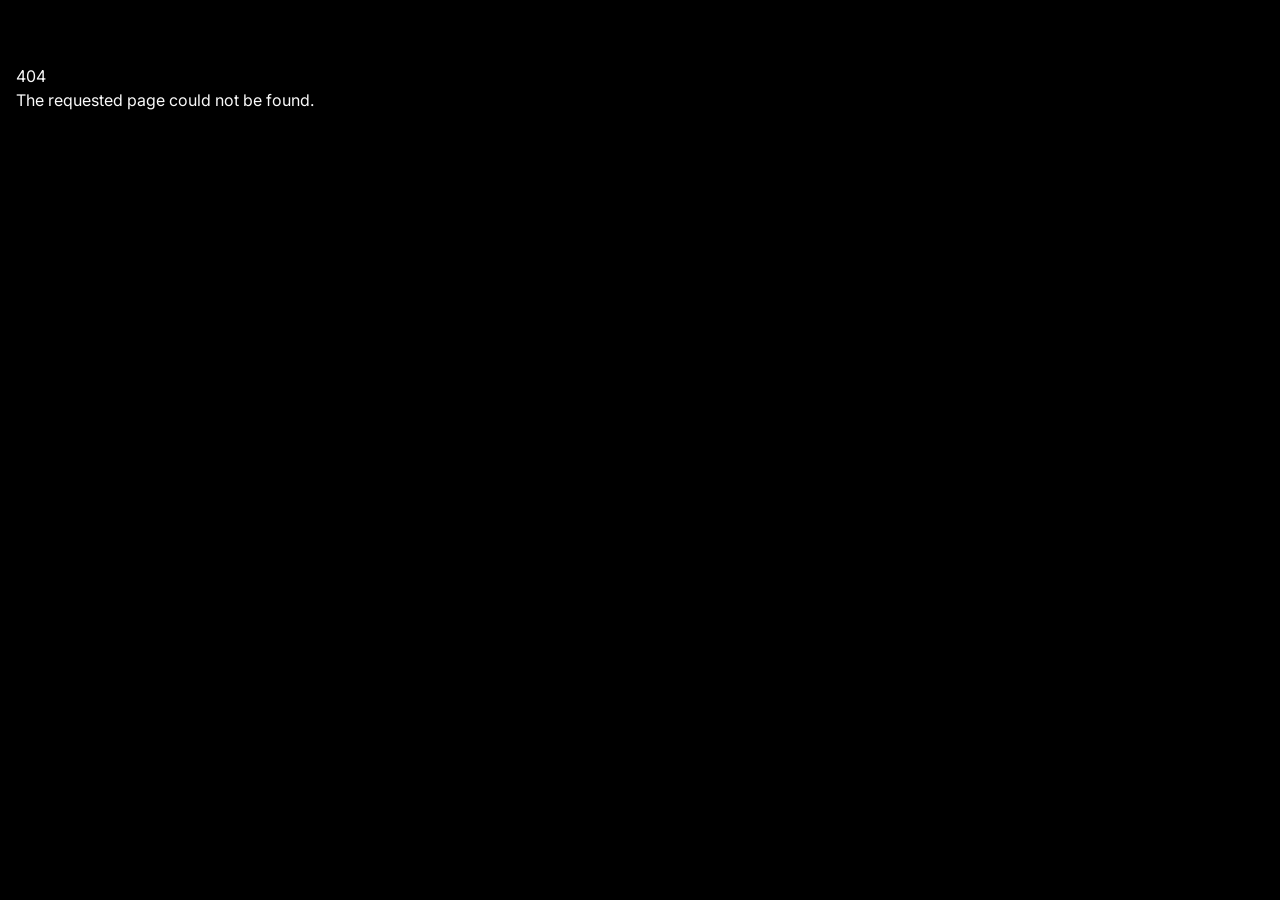
<file: index.html>
<!DOCTYPE html><html lang="en" class="dark"><head><meta charSet="utf-8"/><meta name="viewport" content="width=device-width, initial-scale=1"/><link rel="preconnect" href="https://fonts.googleapis.com"/><link rel="preconnect" href="https://fonts.gstatic.com" crossorigin="anonymous"/><link rel="modulepreload" href="/assets/manifest-1ed0451b.js"/><link rel="modulepreload" href="/assets/entry.client-C4vAeVvd.js"/><link rel="modulepreload" href="/assets/chunk-EPOLDU6W-CP3WDhNt.js"/><link rel="modulepreload" href="/assets/root-VAiS6m1A.js"/><link rel="modulepreload" href="/assets/react-redux-BUOGe6VR.js"/><link rel="stylesheet" href="/assets/root-bfuVJ2Rl.css"/><link rel="stylesheet" href="https://fonts.googleapis.com/css2?family=Inter:ital,opsz,wght@0,14..32,100..900;1,14..32,100..900&amp;display=swap"/><link rel="stylesheet" href="https://fonts.googleapis.com/css2?family=Material+Symbols+Outlined:wght,FILL@100..700,0..1&amp;display=swap"/></head><body><script>
              console.log(
                "💿 Hey developer 👋. You can provide a way better UX than this " +
                "when your app is loading JS modules and/or running `clientLoader` " +
                "functions. Check out https://reactrouter.com/start/framework/route-module#hydratefallback " +
                "for more information."
              );
            </script><script>window.__reactRouterContext = {"basename":"/","future":{"unstable_optimizeDeps":false,"unstable_subResourceIntegrity":false,"unstable_trailingSlashAwareDataRequests":false,"v8_middleware":false,"v8_splitRouteModules":false,"v8_viteEnvironmentApi":false},"routeDiscovery":{"mode":"initial"},"ssr":false,"isSpaMode":true};window.__reactRouterContext.stream = new ReadableStream({start(controller){window.__reactRouterContext.streamController = controller;}}).pipeThrough(new TextEncoderStream());</script><script type="module" async="">import "/assets/manifest-1ed0451b.js";
import * as route0 from "/assets/root-VAiS6m1A.js";
  
  window.__reactRouterRouteModules = {"root":route0};

import("/assets/entry.client-C4vAeVvd.js");</script><!--$--><script>window.__reactRouterContext.streamController.enqueue("[{\"_1\":2,\"_3\":-5,\"_4\":-5},\"loaderData\",{},\"actionData\",\"errors\"]\n");</script><!--$--><script>window.__reactRouterContext.streamController.close();</script><!--/$--><!--/$--></body></html>
</file>
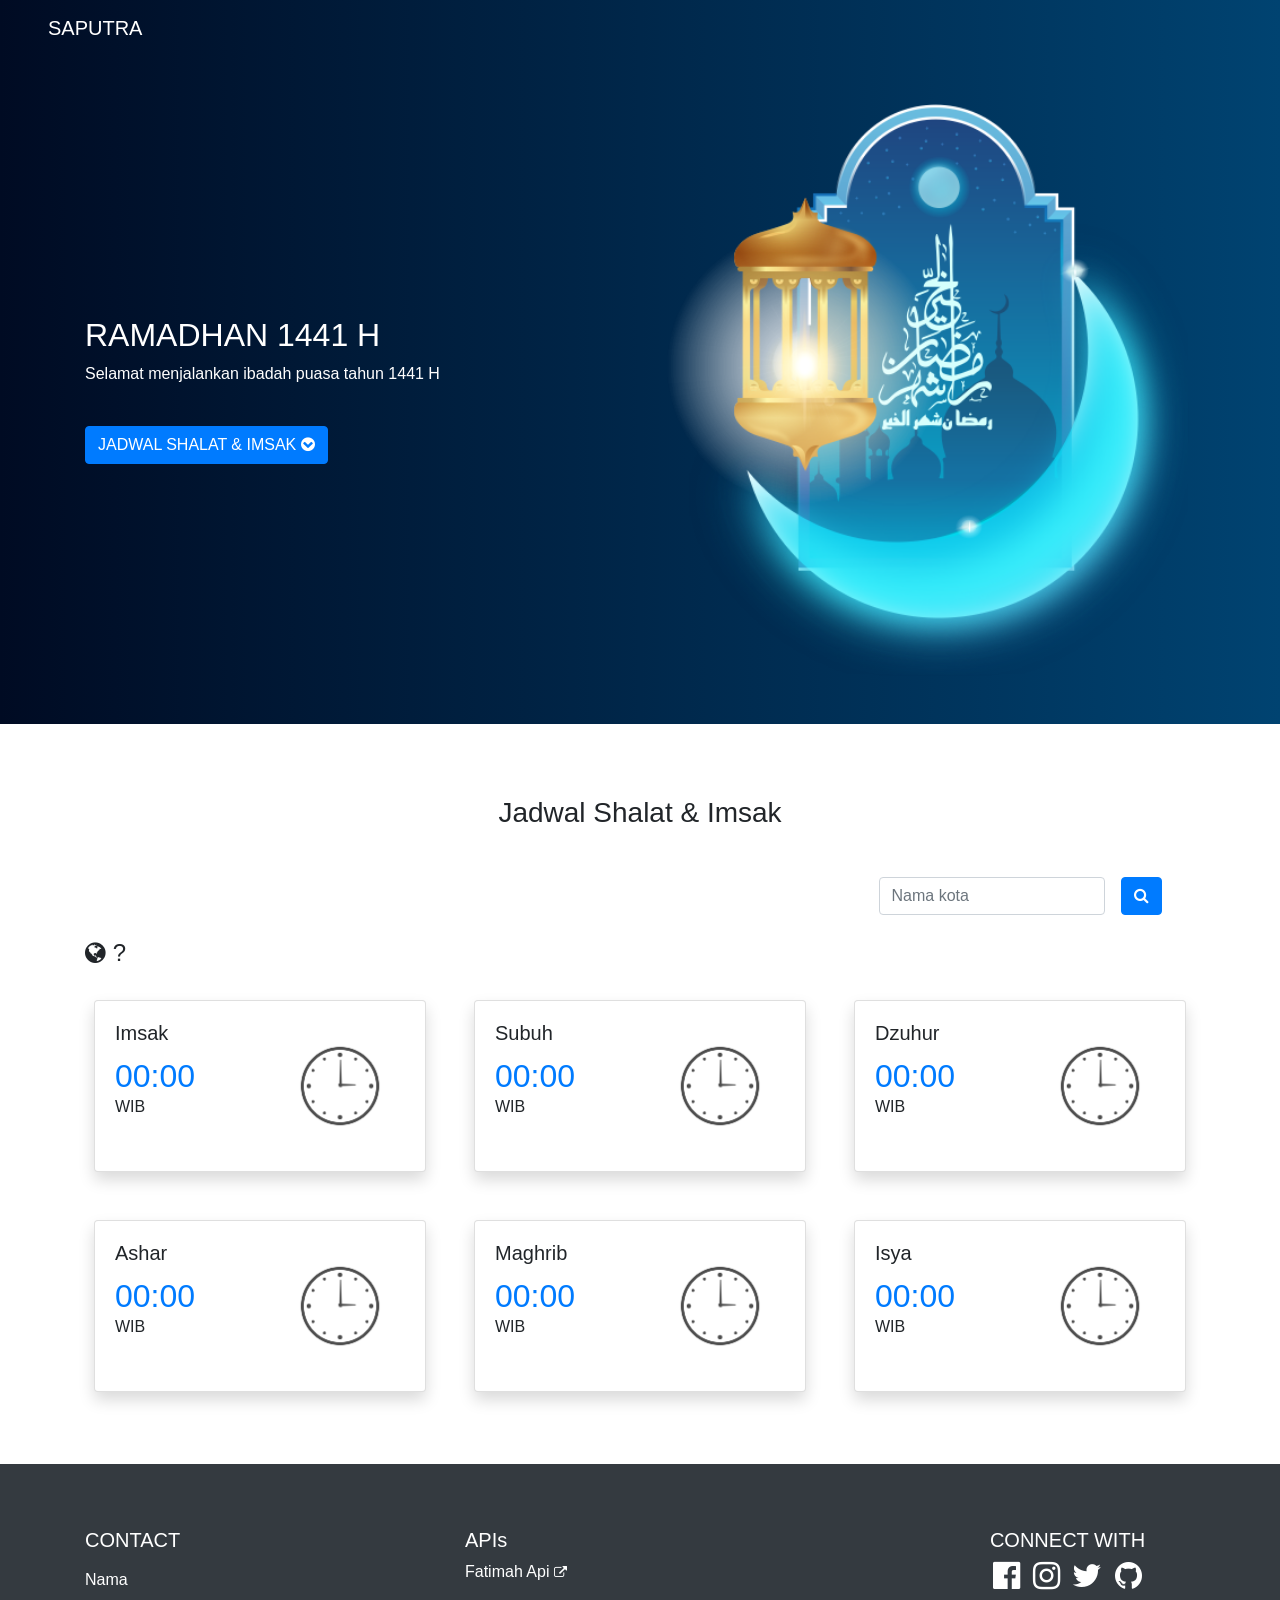
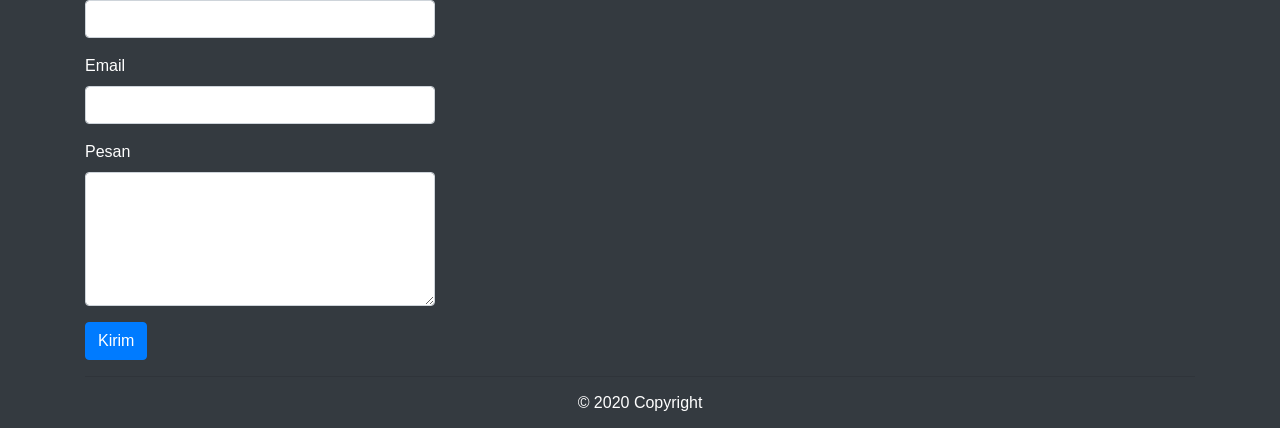
<file: ramadhan/index.html>
<!DOCTYPE html>
<html lang="en">
<head>
    <meta charset="UTF-8">
    <meta name="viewport" content="width=device-width, initial-scale=1.0">
    <title>Ramadhan</title>
    <link rel="stylesheet" href="https://stackpath.bootstrapcdn.com/bootstrap/4.4.1/css/bootstrap.min.css" integrity="sha384-Vkoo8x4CGsO3+Hhxv8T/Q5PaXtkKtu6ug5TOeNV6gBiFeWPGFN9MuhOf23Q9Ifjh" crossorigin="anonymous">
    <link rel="stylesheet" href="../assets/font-awesome/css/font-awesome.min.css">
    <link rel="stylesheet" href="./css/ramadhan.css">
</head>
<body>

    <nav class="navbar navbar-dark navbar-expand-lg px-4 px-md-5 bg-custom">
        <a href="#" class="navbar-brand text-uppercase font-ramadhan">saputra</a>
    </nav>

    <div class="bg-custom">
        <div class="container">
            <div class="row min-vh-75" id="main">
                <div class="col-lg-6 py-5 my-5 my-md-0 middle">
                    <div class="text-center text-md-left">
                        <h2 class="text-white text-uppercase">ramadhan 1441 H</h2>
                        <p class="text-white">Selamat menjalankan ibadah puasa tahun 1441 H</p>
                        <a href="#jadwal-shalat-imsak" class="btn btn-primary text-uppercase mt-4">jadwal shalat & imsak <i class="fa fa-chevron-circle-down"></i></a>                            
                    </div>
                </div>
                <div class="col-lg-6 py-5 text-right d-none d-sm-flex middle">
                    <img src="../assets/img/ramadhan.png" alt="" class="w-100">
                </div>
            </div>
        </div>
    </div>
    <div class="bg-white">
        <div class="container" id="jadwal-shalat-imsak">
            <div class="min-vh-75 py-5">
                <h3 class="text-center text-capitalize my-2 my-lg-4">jadwal shalat & imsak</h3>
                <div class="row">
                    <div class="col-md-6 col-lg-4 ml-auto">
                        <form action="" class="form-inline py-2 py-lg-4 middle-both">
                            <div class="form-group">
                                <input type="text" class="form-control mt-3 mt-md-0" placeholder="Nama kota">
                            </div>
                            <button class="btn btn-primary ml-3" id="btn-search-shalat"><i class="fa fa-search"></i></button>
                        </form>
                    </div>
                </div>
                <h4 class="text-center text-md-left"><i class="fa fa-globe"></i> <span id="city-name">?</span></h4>
                <div class="row middle-both">
                    <div class="col-lg-4 col-md-6 p-4">
                        <div class="card shadow">
                            <div class="card-body">
                                <div class="row">
                                    <div class="col-6">
                                        <h5 class="card-title">Imsak</h5>
                                        <h2 class="d-inline text-primary" id="text-imsak">00:00</h2>
                                        <p class="text-uppercase">wib</p>
                                    </div>
                                    <div class="col-6">
                                        <img src="../assets/img/clock.png" alt="" class="w-100">
                                    </div>
                                </div>
                            </div>
                        </div>
                    </div>
                    <div class="col-lg-4 col-md-6 p-4">
                        <div class="card shadow">
                            <div class="card-body">
                                <div class="row">
                                    <div class="col-6">
                                        <h5 class="card-title">Subuh</h5>
                                        <h2 class="d-inline text-primary" id="text-subuh">00:00</h2>
                                        <p class="text-uppercase">wib</p>
                                    </div>
                                    <div class="col-6">
                                        <img src="../assets/img/clock.png" alt="" class="w-100">
                                    </div>
                                </div>
                            </div>
                        </div>
                    </div>
                    <div class="col-lg-4 col-md-6 p-4">
                        <div class="card shadow">
                            <div class="card-body">
                                <div class="row">
                                    <div class="col-6">
                                        <h5 class="card-title">Dzuhur</h5>
                                        <h2 class="d-inline text-primary" id="text-dzuhur">00:00</h2>
                                        <p class="text-uppercase">wib</p>
                                    </div>
                                    <div class="col-6">
                                        <img src="../assets/img/clock.png" alt="" class="w-100">
                                    </div>
                                </div>
                            </div>
                        </div>
                    </div>
                    <div class="col-lg-4 col-md-6 p-4">
                        <div class="card shadow">
                            <div class="card-body">
                                <div class="row">
                                    <div class="col-6">
                                        <h5 class="card-title">Ashar</h5>
                                        <h2 class="d-inline text-primary" id="text-ashar">00:00</h2>
                                        <p class="text-uppercase">wib</p>
                                    </div>
                                    <div class="col-6">
                                        <img src="../assets/img/clock.png" alt="" class="w-100">
                                    </div>
                                </div>
                            </div>
                        </div>
                    </div>
                    <div class="col-lg-4 col-md-6 p-4">
                        <div class="card shadow">
                            <div class="card-body">
                                <div class="row">
                                    <div class="col-6">
                                        <h5 class="card-title">Maghrib</h5>
                                        <h2 class="d-inline text-primary" id="text-maghrib">00:00</h2>
                                        <p class="text-uppercase">wib</p>
                                    </div>
                                    <div class="col-6">
                                        <img src="../assets/img/clock.png" alt="" class="w-100">
                                    </div>
                                </div>
                            </div>
                        </div>
                    </div>
                    <div class="col-lg-4 col-md-6 p-4">
                        <div class="card shadow">
                            <div class="card-body">
                                <div class="row">
                                    <div class="col-6">
                                        <h5 class="card-title">Isya</h5>
                                        <h2 class="d-inline text-primary" id="text-isya">00:00</h2>
                                        <p class="text-uppercase">wib</p>
                                    </div>
                                    <div class="col-6">
                                        <img src="../assets/img/clock.png" alt="" class="w-100">
                                    </div>
                                </div>
                            </div>
                        </div>
                    </div>                    
                </div>
            </div>
        </div>
    </div>
    <div class="bg-dark text-white">
        <div class="container">
            <div class="row pt-5 pb-2">
                <div class="col-md-4 pt-3">
                    <h5 class="mb-3 text-center text-md-left text-uppercase">contact</h5>
                    <form action="">
                        <div class="form-group">
                            <label for="">Nama</label>
                            <input type="text" name="" id="" class="form-control">
                        </div>
                        <div class="form-group">
                            <label for="">Email</label>
                            <input type="email" name="" id="" class="form-control">
                        </div>
                        <div class="form-group">
                            <label for="">Pesan</label>
                            <textarea name="" id="" rows="5" class="form-control"></textarea>
                        </div>
                        <button type="submit" class="btn btn-primary text-capitalize">Kirim</button>
                    </form>
                </div>
                <div class="col-md-4 col-lg-5 pt-3 text-center text-md-left">
                    <h5 class="text-uppercase">API<span class="text-lowercase">s</span></h5>
                    <ul class="list-unstyled">
                        <li><a href="https://fathimah.docs.apiary.io/" class="text-white text-capitalize">Fatimah Api <small><i class="fa fa-external-link"></i></small></a></li>
                    </ul>
                </div>
                <div class="col-md-4 col-lg-3 p-3 text-center">
                    <h5 class="text-uppercase">connect with</h5>
                    <ul class="list-inline">
                        <li class="list-inline-item"><a href="https://www.facebook.com/denridwan78" target="_blank" class="text-white"><i class="fa fa-2x fa-facebook-official"></i></a></li>
                        <li class="list-inline-item"><a href="https://www.instagram.com/dnridwn_" target="_blank" class="text-white"><i class="fa fa-2x fa-instagram"></i></a></li>
                        <li class="list-inline-item"><a href="https://www.twitter.com/dnridwn_" target="_blank" class="text-white"><i class="fa fa-2x fa-twitter"></i></a></li>
                        <li class="list-inline-item"><a href="https://www.github.com/dnridwn" target="_blank" class="text-white"><i class="fa fa-2x fa-github"></i></a></li>
                    </ul>
                </div>
                <div class="col-12 text-center">
                    <hr>
                    <h6>&copy; 2020 Copyright</h6>
                </div>
            </div>
        </div>
    </div>

    <div class="position-fixed d-flex w-100 justify-content-center align-items-center top-2">
        <div class="toast" id="myToast" data-autohide="false">
            <div class="toast-header">
                <strong class="mr-auto text-primary">Memuat</strong>
                <small class="text-muted">Sekarang</small>
                <button type="button" class="ml-2 mb-1 close" data-dismiss="toast" aria-label="Close">
                    <span aria-hidden="true">×</span>
                </button>
            </div>
            <div class="toast-body"> Sedang memuat data... </div>
        </div>
    </div>

    <script src="https://code.jquery.com/jquery-3.5.0.min.js" integrity="sha256-xNzN2a4ltkB44Mc/Jz3pT4iU1cmeR0FkXs4pru/JxaQ=" crossorigin="anonymous"></script>
    <script src="https://cdn.jsdelivr.net/npm/popper.js@1.16.0/dist/umd/popper.min.js" integrity="sha384-Q6E9RHvbIyZFJoft+2mJbHaEWldlvI9IOYy5n3zV9zzTtmI3UksdQRVvoxMfooAo" crossorigin="anonymous"></script>
    <script src="https://stackpath.bootstrapcdn.com/bootstrap/4.4.1/js/bootstrap.min.js" integrity="sha384-wfSDF2E50Y2D1uUdj0O3uMBJnjuUD4Ih7YwaYd1iqfktj0Uod8GCExl3Og8ifwB6" crossorigin="anonymous"></script>
    <script src="./js/ramadhan.js"></script>
</body>
</html>
</file>
<file: assets/root-bfuVJ2Rl.css>
@layer properties{@supports (((-webkit-hyphens:none)) and (not (margin-trim:inline))) or ((-moz-orient:inline) and (not (color:rgb(from red r g b)))){*,:before,:after,::backdrop{--tw-translate-x:0;--tw-translate-y:0;--tw-translate-z:0;--tw-rotate-x:initial;--tw-rotate-y:initial;--tw-rotate-z:initial;--tw-skew-x:initial;--tw-skew-y:initial;--tw-space-y-reverse:0;--tw-border-style:solid;--tw-gradient-position:initial;--tw-gradient-from:#0000;--tw-gradient-via:#0000;--tw-gradient-to:#0000;--tw-gradient-stops:initial;--tw-gradient-via-stops:initial;--tw-gradient-from-position:0%;--tw-gradient-via-position:50%;--tw-gradient-to-position:100%;--tw-leading:initial;--tw-font-weight:initial;--tw-tracking:initial;--tw-shadow:0 0 #0000;--tw-shadow-color:initial;--tw-shadow-alpha:100%;--tw-inset-shadow:0 0 #0000;--tw-inset-shadow-color:initial;--tw-inset-shadow-alpha:100%;--tw-ring-color:initial;--tw-ring-shadow:0 0 #0000;--tw-inset-ring-color:initial;--tw-inset-ring-shadow:0 0 #0000;--tw-ring-inset:initial;--tw-ring-offset-width:0px;--tw-ring-offset-color:#fff;--tw-ring-offset-shadow:0 0 #0000;--tw-blur:initial;--tw-brightness:initial;--tw-contrast:initial;--tw-grayscale:initial;--tw-hue-rotate:initial;--tw-invert:initial;--tw-opacity:initial;--tw-saturate:initial;--tw-sepia:initial;--tw-drop-shadow:initial;--tw-drop-shadow-color:initial;--tw-drop-shadow-alpha:100%;--tw-drop-shadow-size:initial;--tw-backdrop-blur:initial;--tw-backdrop-brightness:initial;--tw-backdrop-contrast:initial;--tw-backdrop-grayscale:initial;--tw-backdrop-hue-rotate:initial;--tw-backdrop-invert:initial;--tw-backdrop-opacity:initial;--tw-backdrop-saturate:initial;--tw-backdrop-sepia:initial;--tw-duration:initial}}}@layer theme{:root,:host{--font-sans:"Inter", ui-sans-serif, system-ui, sans-serif, "Apple Color Emoji", "Segoe UI Emoji", "Segoe UI Symbol", "Noto Color Emoji";--font-mono:ui-monospace, SFMono-Regular, Menlo, Monaco, Consolas, "Liberation Mono", "Courier New", monospace;--color-red-400:oklch(70.4% .191 22.216);--color-green-400:oklch(79.2% .209 151.711);--color-emerald-500:oklch(69.6% .17 162.48);--color-blue-500:oklch(62.3% .214 259.815);--color-blue-700:oklch(48.8% .243 264.376);--color-gray-200:oklch(92.8% .006 264.531);--color-gray-300:oklch(87.2% .01 258.338);--color-gray-600:oklch(44.6% .03 256.802);--color-gray-700:oklch(37.3% .034 259.733);--color-neutral-50:oklch(98.5% 0 0);--color-neutral-200:oklch(92.2% 0 0);--color-neutral-300:oklch(87% 0 0);--color-neutral-400:oklch(70.8% 0 0);--color-neutral-500:oklch(55.6% 0 0);--color-neutral-600:oklch(43.9% 0 0);--color-black:#000;--color-white:#fff;--spacing:.25rem;--container-2xl:42rem;--container-4xl:56rem;--text-xs:.75rem;--text-xs--line-height:calc(1 / .75);--text-sm:.875rem;--text-sm--line-height:calc(1.25 / .875);--text-base:1rem;--text-base--line-height: 1.5 ;--text-lg:1.125rem;--text-lg--line-height:calc(1.75 / 1.125);--text-xl:1.25rem;--text-xl--line-height:calc(1.75 / 1.25);--text-3xl:1.875rem;--text-3xl--line-height: 1.2 ;--text-4xl:2.25rem;--text-4xl--line-height:calc(2.5 / 2.25);--text-5xl:3rem;--text-5xl--line-height:1;--text-7xl:4.5rem;--text-7xl--line-height:1;--font-weight-medium:500;--font-weight-semibold:600;--font-weight-bold:700;--tracking-tighter:-.05em;--tracking-tight:-.025em;--tracking-wide:.025em;--leading-tight:1.25;--leading-normal:1.5;--leading-relaxed:1.625;--radius-xl:.75rem;--radius-2xl:1rem;--radius-3xl:1.5rem;--animate-ping:ping 1s cubic-bezier(0, 0, .2, 1) infinite;--blur-sm:8px;--blur-md:12px;--blur-xl:24px;--blur-2xl:40px;--default-transition-duration:.15s;--default-transition-timing-function:cubic-bezier(.4, 0, .2, 1);--default-font-family:var(--font-sans);--default-mono-font-family:var(--font-mono);--font-display:"Inter", sans-serif;--color-primary:#2997ff;--color-background-dark:#000;--color-surface-dark:#1d1d1f;--color-surface-darker:#0a0a0a}}@layer base{*,:after,:before,::backdrop{box-sizing:border-box;border:0 solid;margin:0;padding:0}::file-selector-button{box-sizing:border-box;border:0 solid;margin:0;padding:0}html,:host{-webkit-text-size-adjust:100%;tab-size:4;line-height:1.5;font-family:var(--default-font-family,ui-sans-serif, system-ui, sans-serif, "Apple Color Emoji", "Segoe UI Emoji", "Segoe UI Symbol", "Noto Color Emoji");font-feature-settings:var(--default-font-feature-settings,normal);font-variation-settings:var(--default-font-variation-settings,normal);-webkit-tap-highlight-color:transparent}hr{height:0;color:inherit;border-top-width:1px}abbr:where([title]){-webkit-text-decoration:underline dotted;text-decoration:underline dotted}h1,h2,h3,h4,h5,h6{font-size:inherit;font-weight:inherit}a{color:inherit;-webkit-text-decoration:inherit;text-decoration:inherit}b,strong{font-weight:bolder}code,kbd,samp,pre{font-family:var(--default-mono-font-family,ui-monospace, SFMono-Regular, Menlo, Monaco, Consolas, "Liberation Mono", "Courier New", monospace);font-feature-settings:var(--default-mono-font-feature-settings,normal);font-variation-settings:var(--default-mono-font-variation-settings,normal);font-size:1em}small{font-size:80%}sub,sup{vertical-align:baseline;font-size:75%;line-height:0;position:relative}sub{bottom:-.25em}sup{top:-.5em}table{text-indent:0;border-color:inherit;border-collapse:collapse}:-moz-focusring{outline:auto}progress{vertical-align:baseline}summary{display:list-item}ol,ul,menu{list-style:none}img,svg,video,canvas,audio,iframe,embed,object{vertical-align:middle;display:block}img,video{max-width:100%;height:auto}button,input,select,optgroup,textarea{font:inherit;font-feature-settings:inherit;font-variation-settings:inherit;letter-spacing:inherit;color:inherit;opacity:1;background-color:#0000;border-radius:0}::file-selector-button{font:inherit;font-feature-settings:inherit;font-variation-settings:inherit;letter-spacing:inherit;color:inherit;opacity:1;background-color:#0000;border-radius:0}:where(select:is([multiple],[size])) optgroup{font-weight:bolder}:where(select:is([multiple],[size])) optgroup option{padding-inline-start:20px}::file-selector-button{margin-inline-end:4px}::placeholder{opacity:1}@supports (not ((-webkit-appearance:-apple-pay-button))) or (contain-intrinsic-size:1px){::placeholder{color:currentColor}@supports (color:color-mix(in lab,red,red)){::placeholder{color:color-mix(in oklab,currentcolor 50%,transparent)}}}textarea{resize:vertical}::-webkit-search-decoration{-webkit-appearance:none}::-webkit-date-and-time-value{min-height:1lh;text-align:inherit}::-webkit-datetime-edit{display:inline-flex}::-webkit-datetime-edit-fields-wrapper{padding:0}::-webkit-datetime-edit{padding-block:0}::-webkit-datetime-edit-year-field{padding-block:0}::-webkit-datetime-edit-month-field{padding-block:0}::-webkit-datetime-edit-day-field{padding-block:0}::-webkit-datetime-edit-hour-field{padding-block:0}::-webkit-datetime-edit-minute-field{padding-block:0}::-webkit-datetime-edit-second-field{padding-block:0}::-webkit-datetime-edit-millisecond-field{padding-block:0}::-webkit-datetime-edit-meridiem-field{padding-block:0}::-webkit-calendar-picker-indicator{line-height:1}:-moz-ui-invalid{box-shadow:none}button,input:where([type=button],[type=reset],[type=submit]){appearance:button}::file-selector-button{appearance:button}::-webkit-inner-spin-button{height:auto}::-webkit-outer-spin-button{height:auto}[hidden]:where(:not([hidden=until-found])){display:none!important}html{color-scheme:dark;scroll-behavior:smooth}html,body{background-color:var(--color-background-dark);min-height:100vh;font-family:var(--font-display);color:var(--color-neutral-50)}:is(html,body) ::selection{background-color:#2997ff4d}@supports (color:color-mix(in lab,red,red)){:is(html,body) ::selection{background-color:color-mix(in oklab,var(--color-primary) 30%,transparent)}}:is(html,body)::selection{background-color:#2997ff4d}@supports (color:color-mix(in lab,red,red)){:is(html,body)::selection{background-color:color-mix(in oklab,var(--color-primary) 30%,transparent)}}:is(html,body) ::selection{color:var(--color-white)}:is(html,body)::selection{color:var(--color-white)}}@layer components;@layer utilities{.\@container{container-type:inline-size}.pointer-events-none{pointer-events:none}.absolute{position:absolute}.fixed{position:fixed}.relative{position:relative}.inset-0{inset:calc(var(--spacing) * 0)}.start{inset-inline-start:var(--spacing)}.top-0{top:calc(var(--spacing) * 0)}.right-1\/2{right:50%}.bottom-0{bottom:calc(var(--spacing) * 0)}.left-0{left:calc(var(--spacing) * 0)}.left-1\/2{left:50%}.z-10{z-index:10}.z-50{z-index:50}.container{width:100%}@media(min-width:40rem){.container{max-width:40rem}}@media(min-width:48rem){.container{max-width:48rem}}@media(min-width:64rem){.container{max-width:64rem}}@media(min-width:80rem){.container{max-width:80rem}}@media(min-width:96rem){.container{max-width:96rem}}.mx-auto{margin-inline:auto}.mt-1{margin-top:calc(var(--spacing) * 1)}.mt-4{margin-top:calc(var(--spacing) * 4)}.mt-8{margin-top:calc(var(--spacing) * 8)}.mt-12{margin-top:calc(var(--spacing) * 12)}.mb-3{margin-bottom:calc(var(--spacing) * 3)}.mb-12{margin-bottom:calc(var(--spacing) * 12)}.mb-20{margin-bottom:calc(var(--spacing) * 20)}.block{display:block}.contents{display:contents}.flex{display:flex}.grid{display:grid}.hidden{display:none}.inline-flex{display:inline-flex}.aspect-\[4\/3\]{aspect-ratio:4/3}.aspect-square{aspect-ratio:1}.size-8{width:calc(var(--spacing) * 8);height:calc(var(--spacing) * 8)}.h-2{height:calc(var(--spacing) * 2)}.h-9{height:calc(var(--spacing) * 9)}.h-10{height:calc(var(--spacing) * 10)}.h-14{height:calc(var(--spacing) * 14)}.h-\[300px\]{height:300px}.h-\[400px\]{height:400px}.h-auto{height:auto}.h-full{height:100%}.min-h-0{min-height:calc(var(--spacing) * 0)}.min-h-\[140px\]{min-height:140px}.min-h-screen{min-height:100vh}.w-2{width:calc(var(--spacing) * 2)}.w-\[1px\]{width:1px}.w-\[500px\]{width:500px}.w-\[600px\]{width:600px}.w-\[800px\]{width:800px}.w-fit{width:fit-content}.w-full{width:100%}.max-w-2xl{max-width:var(--container-2xl)}.max-w-4xl{max-width:var(--container-4xl)}.max-w-\[100vw\]{max-width:100vw}.max-w-\[300px\]{max-width:300px}.max-w-\[480px\]{max-width:480px}.max-w-\[600px\]{max-width:600px}.max-w-\[720px\]{max-width:720px}.max-w-\[1080px\]{max-width:1080px}.min-w-\[84px\]{min-width:84px}.min-w-\[100px\]{min-width:100px}.min-w-\[140px\]{min-width:140px}.flex-1{flex:1}.grow{flex-grow:1}.-translate-x-1\/2{--tw-translate-x: -50% ;translate:var(--tw-translate-x) var(--tw-translate-y)}.translate-x-1\/2{--tw-translate-x: 50% ;translate:var(--tw-translate-x) var(--tw-translate-y)}.translate-y-4{--tw-translate-y:calc(var(--spacing) * 4);translate:var(--tw-translate-x) var(--tw-translate-y)}.transform{transform:var(--tw-rotate-x,) var(--tw-rotate-y,) var(--tw-rotate-z,) var(--tw-skew-x,) var(--tw-skew-y,)}.animate-ping{animation:var(--animate-ping)}.cursor-pointer{cursor:pointer}.resize-none{resize:none}.grid-cols-1{grid-template-columns:repeat(1,minmax(0,1fr))}.grid-cols-\[48px_1fr\]{grid-template-columns:48px 1fr}.grid-cols-\[repeat\(auto-fit\,minmax\(280px\,1fr\)\)\]{grid-template-columns:repeat(auto-fit,minmax(280px,1fr))}.grid-cols-\[repeat\(auto-fit\,minmax\(340px\,1fr\)\)\]{grid-template-columns:repeat(auto-fit,minmax(340px,1fr))}.flex-col{flex-direction:column}.flex-wrap{flex-wrap:wrap}.items-center{align-items:center}.justify-between{justify-content:space-between}.justify-center{justify-content:center}.justify-end{justify-content:flex-end}.gap-2{gap:calc(var(--spacing) * 2)}.gap-3{gap:calc(var(--spacing) * 3)}.gap-4{gap:calc(var(--spacing) * 4)}.gap-5{gap:calc(var(--spacing) * 5)}.gap-6{gap:calc(var(--spacing) * 6)}.gap-8{gap:calc(var(--spacing) * 8)}.gap-9{gap:calc(var(--spacing) * 9)}.gap-10{gap:calc(var(--spacing) * 10)}.gap-12{gap:calc(var(--spacing) * 12)}.gap-16{gap:calc(var(--spacing) * 16)}:where(.space-y-4>:not(:last-child)){--tw-space-y-reverse:0;margin-block-start:calc(calc(var(--spacing) * 4) * var(--tw-space-y-reverse));margin-block-end:calc(calc(var(--spacing) * 4) * calc(1 - var(--tw-space-y-reverse)))}:where(.space-y-6>:not(:last-child)){--tw-space-y-reverse:0;margin-block-start:calc(calc(var(--spacing) * 6) * var(--tw-space-y-reverse));margin-block-end:calc(calc(var(--spacing) * 6) * calc(1 - var(--tw-space-y-reverse)))}.gap-x-6{column-gap:calc(var(--spacing) * 6)}.self-stretch{align-self:stretch}.truncate{text-overflow:ellipsis;white-space:nowrap;overflow:hidden}.overflow-hidden{overflow:hidden}.overflow-x-auto{overflow-x:auto}.overflow-x-hidden{overflow-x:hidden}.rounded-2xl{border-radius:var(--radius-2xl)}.rounded-3xl{border-radius:var(--radius-3xl)}.rounded-\[2\.5rem\]{border-radius:2.5rem}.rounded-\[2rem\]{border-radius:2rem}.rounded-full{border-radius:3.40282e38px}.rounded-xl{border-radius:var(--radius-xl)}.border{border-style:var(--tw-border-style);border-width:1px}.border-0{border-style:var(--tw-border-style);border-width:0}.border-t{border-top-style:var(--tw-border-style);border-top-width:1px}.border-b{border-bottom-style:var(--tw-border-style);border-bottom-width:1px}.border-solid{--tw-border-style:solid;border-style:solid}.border-gray-200{border-color:var(--color-gray-200)}.border-white\/10{border-color:#ffffff1a}@supports (color:color-mix(in lab,red,red)){.border-white\/10{border-color:color-mix(in oklab,var(--color-white) 10%,transparent)}}.bg-background-dark\/80{background-color:#000c}@supports (color:color-mix(in lab,red,red)){.bg-background-dark\/80{background-color:color-mix(in oklab,var(--color-background-dark) 80%,transparent)}}.bg-black\/40{background-color:#0006}@supports (color:color-mix(in lab,red,red)){.bg-black\/40{background-color:color-mix(in oklab,var(--color-black) 40%,transparent)}}.bg-emerald-500{background-color:var(--color-emerald-500)}.bg-neutral-500{background-color:var(--color-neutral-500)}.bg-neutral-600{background-color:var(--color-neutral-600)}.bg-primary\/10{background-color:#2997ff1a}@supports (color:color-mix(in lab,red,red)){.bg-primary\/10{background-color:color-mix(in oklab,var(--color-primary) 10%,transparent)}}.bg-surface-dark{background-color:var(--color-surface-dark)}.bg-surface-dark\/30{background-color:#1d1d1f4d}@supports (color:color-mix(in lab,red,red)){.bg-surface-dark\/30{background-color:color-mix(in oklab,var(--color-surface-dark) 30%,transparent)}}.bg-surface-dark\/40{background-color:#1d1d1f66}@supports (color:color-mix(in lab,red,red)){.bg-surface-dark\/40{background-color:color-mix(in oklab,var(--color-surface-dark) 40%,transparent)}}.bg-surface-dark\/50{background-color:#1d1d1f80}@supports (color:color-mix(in lab,red,red)){.bg-surface-dark\/50{background-color:color-mix(in oklab,var(--color-surface-dark) 50%,transparent)}}.bg-white{background-color:var(--color-white)}.bg-white\/5{background-color:#ffffff0d}@supports (color:color-mix(in lab,red,red)){.bg-white\/5{background-color:color-mix(in oklab,var(--color-white) 5%,transparent)}}.bg-gradient-to-b{--tw-gradient-position:to bottom in oklab;background-image:linear-gradient(var(--tw-gradient-stops))}.bg-gradient-to-tr{--tw-gradient-position:to top right in oklab;background-image:linear-gradient(var(--tw-gradient-stops))}.from-black\/40{--tw-gradient-from:#0006}@supports (color:color-mix(in lab,red,red)){.from-black\/40{--tw-gradient-from:color-mix(in oklab, var(--color-black) 40%, transparent)}}.from-black\/40{--tw-gradient-stops:var(--tw-gradient-via-stops,var(--tw-gradient-position), var(--tw-gradient-from) var(--tw-gradient-from-position), var(--tw-gradient-to) var(--tw-gradient-to-position))}.from-white{--tw-gradient-from:var(--color-white);--tw-gradient-stops:var(--tw-gradient-via-stops,var(--tw-gradient-position), var(--tw-gradient-from) var(--tw-gradient-from-position), var(--tw-gradient-to) var(--tw-gradient-to-position))}.from-white\/10{--tw-gradient-from:#ffffff1a}@supports (color:color-mix(in lab,red,red)){.from-white\/10{--tw-gradient-from:color-mix(in oklab, var(--color-white) 10%, transparent)}}.from-white\/10{--tw-gradient-stops:var(--tw-gradient-via-stops,var(--tw-gradient-position), var(--tw-gradient-from) var(--tw-gradient-from-position), var(--tw-gradient-to) var(--tw-gradient-to-position))}.from-white\/20{--tw-gradient-from:#fff3}@supports (color:color-mix(in lab,red,red)){.from-white\/20{--tw-gradient-from:color-mix(in oklab, var(--color-white) 20%, transparent)}}.from-white\/20{--tw-gradient-stops:var(--tw-gradient-via-stops,var(--tw-gradient-position), var(--tw-gradient-from) var(--tw-gradient-from-position), var(--tw-gradient-to) var(--tw-gradient-to-position))}.via-transparent{--tw-gradient-via:transparent;--tw-gradient-via-stops:var(--tw-gradient-position), var(--tw-gradient-from) var(--tw-gradient-from-position), var(--tw-gradient-via) var(--tw-gradient-via-position), var(--tw-gradient-to) var(--tw-gradient-to-position);--tw-gradient-stops:var(--tw-gradient-via-stops)}.via-white{--tw-gradient-via:var(--color-white);--tw-gradient-via-stops:var(--tw-gradient-position), var(--tw-gradient-from) var(--tw-gradient-from-position), var(--tw-gradient-via) var(--tw-gradient-via-position), var(--tw-gradient-to) var(--tw-gradient-to-position);--tw-gradient-stops:var(--tw-gradient-via-stops)}.to-neutral-500{--tw-gradient-to:var(--color-neutral-500);--tw-gradient-stops:var(--tw-gradient-via-stops,var(--tw-gradient-position), var(--tw-gradient-from) var(--tw-gradient-from-position), var(--tw-gradient-to) var(--tw-gradient-to-position))}.to-transparent{--tw-gradient-to:transparent;--tw-gradient-stops:var(--tw-gradient-via-stops,var(--tw-gradient-position), var(--tw-gradient-from) var(--tw-gradient-from-position), var(--tw-gradient-to) var(--tw-gradient-to-position))}.to-white\/10{--tw-gradient-to:#ffffff1a}@supports (color:color-mix(in lab,red,red)){.to-white\/10{--tw-gradient-to:color-mix(in oklab, var(--color-white) 10%, transparent)}}.to-white\/10{--tw-gradient-stops:var(--tw-gradient-via-stops,var(--tw-gradient-position), var(--tw-gradient-from) var(--tw-gradient-from-position), var(--tw-gradient-to) var(--tw-gradient-to-position))}.bg-cover{background-size:cover}.bg-clip-text{-webkit-background-clip:text;background-clip:text}.bg-center{background-position:50%}.bg-no-repeat{background-repeat:no-repeat}.stroke-gray-600{stroke:var(--color-gray-600)}.p-0{padding:calc(var(--spacing) * 0)}.p-2\.5{padding:calc(var(--spacing) * 2.5)}.p-3{padding:calc(var(--spacing) * 3)}.p-4{padding:calc(var(--spacing) * 4)}.p-6{padding:calc(var(--spacing) * 6)}.p-8{padding:calc(var(--spacing) * 8)}.px-0{padding-inline:calc(var(--spacing) * 0)}.px-1{padding-inline:calc(var(--spacing) * 1)}.px-2{padding-inline:calc(var(--spacing) * 2)}.px-4{padding-inline:calc(var(--spacing) * 4)}.px-5{padding-inline:calc(var(--spacing) * 5)}.px-6{padding-inline:calc(var(--spacing) * 6)}.px-8{padding-inline:calc(var(--spacing) * 8)}.px-10{padding-inline:calc(var(--spacing) * 10)}.py-1\.5{padding-block:calc(var(--spacing) * 1.5)}.py-3{padding-block:calc(var(--spacing) * 3)}.py-4{padding-block:calc(var(--spacing) * 4)}.py-5{padding-block:calc(var(--spacing) * 5)}.py-12{padding-block:calc(var(--spacing) * 12)}.py-16{padding-block:calc(var(--spacing) * 16)}.py-20{padding-block:calc(var(--spacing) * 20)}.py-24{padding-block:calc(var(--spacing) * 24)}.pt-1{padding-top:calc(var(--spacing) * 1)}.pt-16{padding-top:calc(var(--spacing) * 16)}.pb-2{padding-bottom:calc(var(--spacing) * 2)}.pb-4{padding-bottom:calc(var(--spacing) * 4)}.pb-12{padding-bottom:calc(var(--spacing) * 12)}.text-center{text-align:center}.text-left{text-align:left}.text-3xl{font-size:var(--text-3xl);line-height:var(--tw-leading,var(--text-3xl--line-height))}.text-4xl{font-size:var(--text-4xl);line-height:var(--tw-leading,var(--text-4xl--line-height))}.text-5xl{font-size:var(--text-5xl);line-height:var(--tw-leading,var(--text-5xl--line-height))}.text-base{font-size:var(--text-base);line-height:var(--tw-leading,var(--text-base--line-height))}.text-lg{font-size:var(--text-lg);line-height:var(--tw-leading,var(--text-lg--line-height))}.text-sm{font-size:var(--text-sm);line-height:var(--tw-leading,var(--text-sm--line-height))}.text-xl{font-size:var(--text-xl);line-height:var(--tw-leading,var(--text-xl--line-height))}.text-xs{font-size:var(--text-xs);line-height:var(--tw-leading,var(--text-xs--line-height))}.leading-6{--tw-leading:calc(var(--spacing) * 6);line-height:calc(var(--spacing) * 6)}.leading-\[1\.1\]{--tw-leading:1.1;line-height:1.1}.leading-normal{--tw-leading:var(--leading-normal);line-height:var(--leading-normal)}.leading-relaxed{--tw-leading:var(--leading-relaxed);line-height:var(--leading-relaxed)}.leading-tight{--tw-leading:var(--leading-tight);line-height:var(--leading-tight)}.font-bold{--tw-font-weight:var(--font-weight-bold);font-weight:var(--font-weight-bold)}.font-medium{--tw-font-weight:var(--font-weight-medium);font-weight:var(--font-weight-medium)}.font-semibold{--tw-font-weight:var(--font-weight-semibold);font-weight:var(--font-weight-semibold)}.tracking-tight{--tw-tracking:var(--tracking-tight);letter-spacing:var(--tracking-tight)}.tracking-tighter{--tw-tracking:var(--tracking-tighter);letter-spacing:var(--tracking-tighter)}.tracking-wide{--tw-tracking:var(--tracking-wide);letter-spacing:var(--tracking-wide)}.whitespace-nowrap{white-space:nowrap}.whitespace-pre-line{white-space:pre-line}.text-black{color:var(--color-black)}.text-blue-700{color:var(--color-blue-700)}.text-gray-700{color:var(--color-gray-700)}.text-green-400{color:var(--color-green-400)}.text-neutral-300{color:var(--color-neutral-300)}.text-neutral-400{color:var(--color-neutral-400)}.text-neutral-500{color:var(--color-neutral-500)}.text-red-400{color:var(--color-red-400)}.text-transparent{color:#0000}.text-white{color:var(--color-white)}.uppercase{text-transform:uppercase}.placeholder-neutral-500::placeholder{color:var(--color-neutral-500)}.opacity-0{opacity:0}.opacity-75{opacity:.75}.shadow-\[0_0_15px_rgba\(255\,255\,255\,0\.3\)\]{--tw-shadow:0 0 15px var(--tw-shadow-color,#ffffff4d);box-shadow:var(--tw-inset-shadow),var(--tw-inset-ring-shadow),var(--tw-ring-offset-shadow),var(--tw-ring-shadow),var(--tw-shadow)}.shadow-\[0_0_20px_rgba\(255\,255\,255\,0\.1\)\]{--tw-shadow:0 0 20px var(--tw-shadow-color,#ffffff1a);box-shadow:var(--tw-inset-shadow),var(--tw-inset-ring-shadow),var(--tw-ring-offset-shadow),var(--tw-ring-shadow),var(--tw-shadow)}.shadow-\[0_0_40px_rgba\(255\,255\,255\,0\.05\)\]{--tw-shadow:0 0 40px var(--tw-shadow-color,#ffffff0d);box-shadow:var(--tw-inset-shadow),var(--tw-inset-ring-shadow),var(--tw-ring-offset-shadow),var(--tw-ring-shadow),var(--tw-shadow)}.shadow-\[0_0_50px_rgba\(0\,0\,0\,0\.5\)\]{--tw-shadow:0 0 50px var(--tw-shadow-color,#00000080);box-shadow:var(--tw-inset-shadow),var(--tw-inset-ring-shadow),var(--tw-ring-offset-shadow),var(--tw-ring-shadow),var(--tw-shadow)}.shadow-sm{--tw-shadow:0 1px 3px 0 var(--tw-shadow-color,#0000001a), 0 1px 2px -1px var(--tw-shadow-color,#0000001a);box-shadow:var(--tw-inset-shadow),var(--tw-inset-ring-shadow),var(--tw-ring-offset-shadow),var(--tw-ring-shadow),var(--tw-shadow)}.shadow-xl{--tw-shadow:0 20px 25px -5px var(--tw-shadow-color,#0000001a), 0 8px 10px -6px var(--tw-shadow-color,#0000001a);box-shadow:var(--tw-inset-shadow),var(--tw-inset-ring-shadow),var(--tw-ring-offset-shadow),var(--tw-ring-shadow),var(--tw-shadow)}.blur{--tw-blur:blur(8px);filter:var(--tw-blur,) var(--tw-brightness,) var(--tw-contrast,) var(--tw-grayscale,) var(--tw-hue-rotate,) var(--tw-invert,) var(--tw-saturate,) var(--tw-sepia,) var(--tw-drop-shadow,)}.blur-\[100px\]{--tw-blur:blur(100px);filter:var(--tw-blur,) var(--tw-brightness,) var(--tw-contrast,) var(--tw-grayscale,) var(--tw-hue-rotate,) var(--tw-invert,) var(--tw-saturate,) var(--tw-sepia,) var(--tw-drop-shadow,)}.blur-\[120px\]{--tw-blur:blur(120px);filter:var(--tw-blur,) var(--tw-brightness,) var(--tw-contrast,) var(--tw-grayscale,) var(--tw-hue-rotate,) var(--tw-invert,) var(--tw-saturate,) var(--tw-sepia,) var(--tw-drop-shadow,)}.backdrop-blur-2xl{--tw-backdrop-blur:blur(var(--blur-2xl));-webkit-backdrop-filter:var(--tw-backdrop-blur,) var(--tw-backdrop-brightness,) var(--tw-backdrop-contrast,) var(--tw-backdrop-grayscale,) var(--tw-backdrop-hue-rotate,) var(--tw-backdrop-invert,) var(--tw-backdrop-opacity,) var(--tw-backdrop-saturate,) var(--tw-backdrop-sepia,);backdrop-filter:var(--tw-backdrop-blur,) var(--tw-backdrop-brightness,) var(--tw-backdrop-contrast,) var(--tw-backdrop-grayscale,) var(--tw-backdrop-hue-rotate,) var(--tw-backdrop-invert,) var(--tw-backdrop-opacity,) var(--tw-backdrop-saturate,) var(--tw-backdrop-sepia,)}.backdrop-blur-md{--tw-backdrop-blur:blur(var(--blur-md));-webkit-backdrop-filter:var(--tw-backdrop-blur,) var(--tw-backdrop-brightness,) var(--tw-backdrop-contrast,) var(--tw-backdrop-grayscale,) var(--tw-backdrop-hue-rotate,) var(--tw-backdrop-invert,) var(--tw-backdrop-opacity,) var(--tw-backdrop-saturate,) var(--tw-backdrop-sepia,);backdrop-filter:var(--tw-backdrop-blur,) var(--tw-backdrop-brightness,) var(--tw-backdrop-contrast,) var(--tw-backdrop-grayscale,) var(--tw-backdrop-hue-rotate,) var(--tw-backdrop-invert,) var(--tw-backdrop-opacity,) var(--tw-backdrop-saturate,) var(--tw-backdrop-sepia,)}.backdrop-blur-sm{--tw-backdrop-blur:blur(var(--blur-sm));-webkit-backdrop-filter:var(--tw-backdrop-blur,) var(--tw-backdrop-brightness,) var(--tw-backdrop-contrast,) var(--tw-backdrop-grayscale,) var(--tw-backdrop-hue-rotate,) var(--tw-backdrop-invert,) var(--tw-backdrop-opacity,) var(--tw-backdrop-saturate,) var(--tw-backdrop-sepia,);backdrop-filter:var(--tw-backdrop-blur,) var(--tw-backdrop-brightness,) var(--tw-backdrop-contrast,) var(--tw-backdrop-grayscale,) var(--tw-backdrop-hue-rotate,) var(--tw-backdrop-invert,) var(--tw-backdrop-opacity,) var(--tw-backdrop-saturate,) var(--tw-backdrop-sepia,)}.backdrop-blur-xl{--tw-backdrop-blur:blur(var(--blur-xl));-webkit-backdrop-filter:var(--tw-backdrop-blur,) var(--tw-backdrop-brightness,) var(--tw-backdrop-contrast,) var(--tw-backdrop-grayscale,) var(--tw-backdrop-hue-rotate,) var(--tw-backdrop-invert,) var(--tw-backdrop-opacity,) var(--tw-backdrop-saturate,) var(--tw-backdrop-sepia,);backdrop-filter:var(--tw-backdrop-blur,) var(--tw-backdrop-brightness,) var(--tw-backdrop-contrast,) var(--tw-backdrop-grayscale,) var(--tw-backdrop-hue-rotate,) var(--tw-backdrop-invert,) var(--tw-backdrop-opacity,) var(--tw-backdrop-saturate,) var(--tw-backdrop-sepia,)}.transition-all{transition-property:all;transition-timing-function:var(--tw-ease,var(--default-transition-timing-function));transition-duration:var(--tw-duration,var(--default-transition-duration))}.transition-colors{transition-property:color,background-color,border-color,outline-color,text-decoration-color,fill,stroke,--tw-gradient-from,--tw-gradient-via,--tw-gradient-to;transition-timing-function:var(--tw-ease,var(--default-transition-timing-function));transition-duration:var(--tw-duration,var(--default-transition-duration))}.transition-opacity{transition-property:opacity;transition-timing-function:var(--tw-ease,var(--default-transition-timing-function));transition-duration:var(--tw-duration,var(--default-transition-duration))}.duration-300{--tw-duration:.3s;transition-duration:.3s}.duration-500{--tw-duration:.5s;transition-duration:.5s}.duration-700{--tw-duration:.7s;transition-duration:.7s}@media(hover:hover){.group-hover\:translate-y-0:is(:where(.group):hover *){--tw-translate-y:calc(var(--spacing) * 0);translate:var(--tw-translate-x) var(--tw-translate-y)}.group-hover\:border-white\/30:is(:where(.group):hover *){border-color:#ffffff4d}@supports (color:color-mix(in lab,red,red)){.group-hover\:border-white\/30:is(:where(.group):hover *){border-color:color-mix(in oklab,var(--color-white) 30%,transparent)}}.group-hover\:bg-primary:is(:where(.group):hover *){background-color:var(--color-primary)}.group-hover\:stroke-current:is(:where(.group):hover *){stroke:currentColor}.group-hover\:text-primary:is(:where(.group):hover *){color:var(--color-primary)}.group-hover\:text-white:is(:where(.group):hover *){color:var(--color-white)}.group-hover\:opacity-100:is(:where(.group):hover *){opacity:1}.hover\:border-white\/20:hover{border-color:#fff3}@supports (color:color-mix(in lab,red,red)){.hover\:border-white\/20:hover{border-color:color-mix(in oklab,var(--color-white) 20%,transparent)}}.hover\:border-white\/30:hover{border-color:#ffffff4d}@supports (color:color-mix(in lab,red,red)){.hover\:border-white\/30:hover{border-color:color-mix(in oklab,var(--color-white) 30%,transparent)}}.hover\:bg-neutral-200:hover{background-color:var(--color-neutral-200)}.hover\:bg-surface-dark:hover{background-color:var(--color-surface-dark)}.hover\:bg-surface-darker:hover{background-color:var(--color-surface-darker)}.hover\:text-white:hover{color:var(--color-white)}.hover\:underline:hover{text-decoration-line:underline}.hover\:shadow-\[0_0_25px_rgba\(255\,255\,255\,0\.2\)\]:hover{--tw-shadow:0 0 25px var(--tw-shadow-color,#fff3);box-shadow:var(--tw-inset-shadow),var(--tw-inset-ring-shadow),var(--tw-ring-offset-shadow),var(--tw-ring-shadow),var(--tw-shadow)}}.focus\:border-white\/30:focus{border-color:#ffffff4d}@supports (color:color-mix(in lab,red,red)){.focus\:border-white\/30:focus{border-color:color-mix(in oklab,var(--color-white) 30%,transparent)}}.focus\:ring-0:focus{--tw-ring-shadow:var(--tw-ring-inset,) 0 0 0 calc(0px + var(--tw-ring-offset-width)) var(--tw-ring-color,currentcolor);box-shadow:var(--tw-inset-shadow),var(--tw-inset-ring-shadow),var(--tw-ring-offset-shadow),var(--tw-ring-shadow),var(--tw-shadow)}@media(min-width:48rem){.md\:grid-cols-2{grid-template-columns:repeat(2,minmax(0,1fr))}.md\:p-12{padding:calc(var(--spacing) * 12)}.md\:px-40{padding-inline:calc(var(--spacing) * 40)}}@container (min-width:480px){.\@\[480px\]\:h-auto{height:auto}.\@\[480px\]\:min-w-\[440px\]{min-width:440px}.\@\[480px\]\:min-w-\[480px\]{min-width:480px}.\@\[480px\]\:text-5xl{font-size:var(--text-5xl);line-height:var(--tw-leading,var(--text-5xl--line-height))}.\@\[480px\]\:text-7xl{font-size:var(--text-7xl);line-height:var(--tw-leading,var(--text-7xl--line-height))}.\@\[480px\]\:text-xl{font-size:var(--text-xl);line-height:var(--tw-leading,var(--text-xl--line-height))}}@container (min-width:864px){.\@\[864px\]\:w-full{width:100%}.\@\[864px\]\:flex-row-reverse{flex-direction:row-reverse}.\@\[864px\]\:justify-center{justify-content:center}}@media(prefers-color-scheme:dark){.dark\:block{display:block}.dark\:hidden{display:none}.dark\:border-gray-700{border-color:var(--color-gray-700)}.dark\:stroke-gray-300{stroke:var(--color-gray-300)}.dark\:text-blue-500{color:var(--color-blue-500)}.dark\:text-gray-200{color:var(--color-gray-200)}}}@property --tw-translate-x{syntax:"*";inherits:false;initial-value:0}@property --tw-translate-y{syntax:"*";inherits:false;initial-value:0}@property --tw-translate-z{syntax:"*";inherits:false;initial-value:0}@property --tw-rotate-x{syntax:"*";inherits:false}@property --tw-rotate-y{syntax:"*";inherits:false}@property --tw-rotate-z{syntax:"*";inherits:false}@property --tw-skew-x{syntax:"*";inherits:false}@property --tw-skew-y{syntax:"*";inherits:false}@property --tw-space-y-reverse{syntax:"*";inherits:false;initial-value:0}@property --tw-border-style{syntax:"*";inherits:false;initial-value:solid}@property --tw-gradient-position{syntax:"*";inherits:false}@property --tw-gradient-from{syntax:"<color>";inherits:false;initial-value:#0000}@property --tw-gradient-via{syntax:"<color>";inherits:false;initial-value:#0000}@property --tw-gradient-to{syntax:"<color>";inherits:false;initial-value:#0000}@property --tw-gradient-stops{syntax:"*";inherits:false}@property --tw-gradient-via-stops{syntax:"*";inherits:false}@property --tw-gradient-from-position{syntax:"<length-percentage>";inherits:false;initial-value:0%}@property --tw-gradient-via-position{syntax:"<length-percentage>";inherits:false;initial-value:50%}@property --tw-gradient-to-position{syntax:"<length-percentage>";inherits:false;initial-value:100%}@property --tw-leading{syntax:"*";inherits:false}@property --tw-font-weight{syntax:"*";inherits:false}@property --tw-tracking{syntax:"*";inherits:false}@property --tw-shadow{syntax:"*";inherits:false;initial-value:0 0 #0000}@property --tw-shadow-color{syntax:"*";inherits:false}@property --tw-shadow-alpha{syntax:"<percentage>";inherits:false;initial-value:100%}@property --tw-inset-shadow{syntax:"*";inherits:false;initial-value:0 0 #0000}@property --tw-inset-shadow-color{syntax:"*";inherits:false}@property --tw-inset-shadow-alpha{syntax:"<percentage>";inherits:false;initial-value:100%}@property --tw-ring-color{syntax:"*";inherits:false}@property --tw-ring-shadow{syntax:"*";inherits:false;initial-value:0 0 #0000}@property --tw-inset-ring-color{syntax:"*";inherits:false}@property --tw-inset-ring-shadow{syntax:"*";inherits:false;initial-value:0 0 #0000}@property --tw-ring-inset{syntax:"*";inherits:false}@property --tw-ring-offset-width{syntax:"<length>";inherits:false;initial-value:0}@property --tw-ring-offset-color{syntax:"*";inherits:false;initial-value:#fff}@property --tw-ring-offset-shadow{syntax:"*";inherits:false;initial-value:0 0 #0000}@property --tw-blur{syntax:"*";inherits:false}@property --tw-brightness{syntax:"*";inherits:false}@property --tw-contrast{syntax:"*";inherits:false}@property --tw-grayscale{syntax:"*";inherits:false}@property --tw-hue-rotate{syntax:"*";inherits:false}@property --tw-invert{syntax:"*";inherits:false}@property --tw-opacity{syntax:"*";inherits:false}@property --tw-saturate{syntax:"*";inherits:false}@property --tw-sepia{syntax:"*";inherits:false}@property --tw-drop-shadow{syntax:"*";inherits:false}@property --tw-drop-shadow-color{syntax:"*";inherits:false}@property --tw-drop-shadow-alpha{syntax:"<percentage>";inherits:false;initial-value:100%}@property --tw-drop-shadow-size{syntax:"*";inherits:false}@property --tw-backdrop-blur{syntax:"*";inherits:false}@property --tw-backdrop-brightness{syntax:"*";inherits:false}@property --tw-backdrop-contrast{syntax:"*";inherits:false}@property --tw-backdrop-grayscale{syntax:"*";inherits:false}@property --tw-backdrop-hue-rotate{syntax:"*";inherits:false}@property --tw-backdrop-invert{syntax:"*";inherits:false}@property --tw-backdrop-opacity{syntax:"*";inherits:false}@property --tw-backdrop-saturate{syntax:"*";inherits:false}@property --tw-backdrop-sepia{syntax:"*";inherits:false}@property --tw-duration{syntax:"*";inherits:false}@keyframes ping{75%,to{opacity:0;transform:scale(2)}}
</file>
<file: ramadhan/css/ramadhan.css>
html {
    scroll-behavior: smooth;
}

.bg-custom {
    background-color: #000B23;
    background-image: linear-gradient(to right, #000B23,#004371);
}

.middle {
    display: flex;
    flex-direction: column;
    justify-content: center;
}

.middle > * {
    width: fit-content;
}

.middle-both {
    display: flex;
    flex-direction: row;
    justify-content: center;
    align-items: center;
}

.top-2 {
    top: .5rem;
}
</file>
